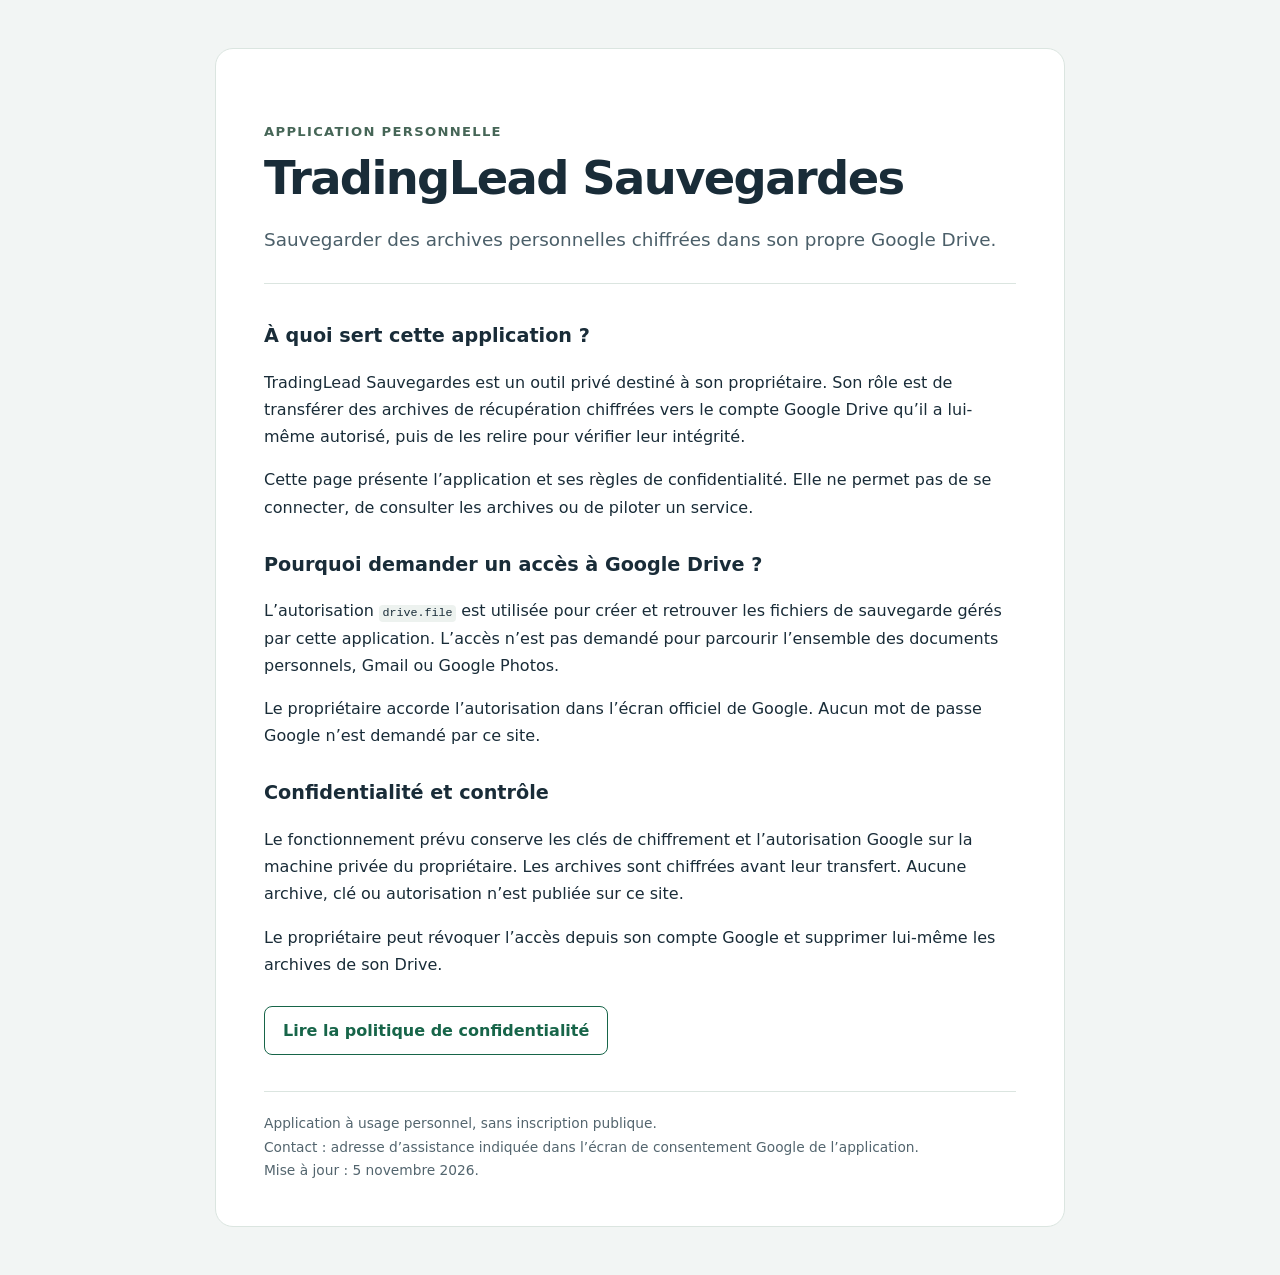
<file: index.html>
<!doctype html>
<html lang="fr">
<head>
  <meta charset="utf-8">
  <meta name="viewport" content="width=device-width, initial-scale=1">
  <meta name="description" content="TradingLead Sauvegardes : application personnelle de sauvegarde chiffrée vers Google Drive.">
  <title>TradingLead Sauvegardes — Présentation</title>
  <link rel="stylesheet" href="styles.css">
</head>
<body>
  <main>
    <header><span class="eyebrow">Application personnelle</span><h1>TradingLead Sauvegardes</h1>
      <p class="intro">Sauvegarder des archives personnelles chiffrées dans son propre Google Drive.</p></header>
    <section><h2>À quoi sert cette application ?</h2>
      <p>TradingLead Sauvegardes est un outil privé destiné à son propriétaire. Son rôle est de transférer des archives de récupération chiffrées vers le compte Google Drive qu’il a lui-même autorisé, puis de les relire pour vérifier leur intégrité.</p>
      <p>Cette page présente l’application et ses règles de confidentialité. Elle ne permet pas de se connecter, de consulter les archives ou de piloter un service.</p></section>
    <section><h2>Pourquoi demander un accès à Google Drive ?</h2>
      <p>L’autorisation <code>drive.file</code> est utilisée pour créer et retrouver les fichiers de sauvegarde gérés par cette application. L’accès n’est pas demandé pour parcourir l’ensemble des documents personnels, Gmail ou Google Photos.</p>
      <p>Le propriétaire accorde l’autorisation dans l’écran officiel de Google. Aucun mot de passe Google n’est demandé par ce site.</p></section>
    <section><h2>Confidentialité et contrôle</h2>
      <p>Le fonctionnement prévu conserve les clés de chiffrement et l’autorisation Google sur la machine privée du propriétaire. Les archives sont chiffrées avant leur transfert. Aucune archive, clé ou autorisation n’est publiée sur ce site.</p>
      <p>Le propriétaire peut révoquer l’accès depuis son compte Google et supprimer lui-même les archives de son Drive.</p>
      <a class="button" href="confidentialite.html">Lire la politique de confidentialité</a></section>
    <footer>Application à usage personnel, sans inscription publique.<br>Contact : adresse d’assistance indiquée dans l’écran de consentement Google de l’application.<br>Mise à jour : 5 novembre 2026.</footer>
  </main>
</body>
</html>
</file>
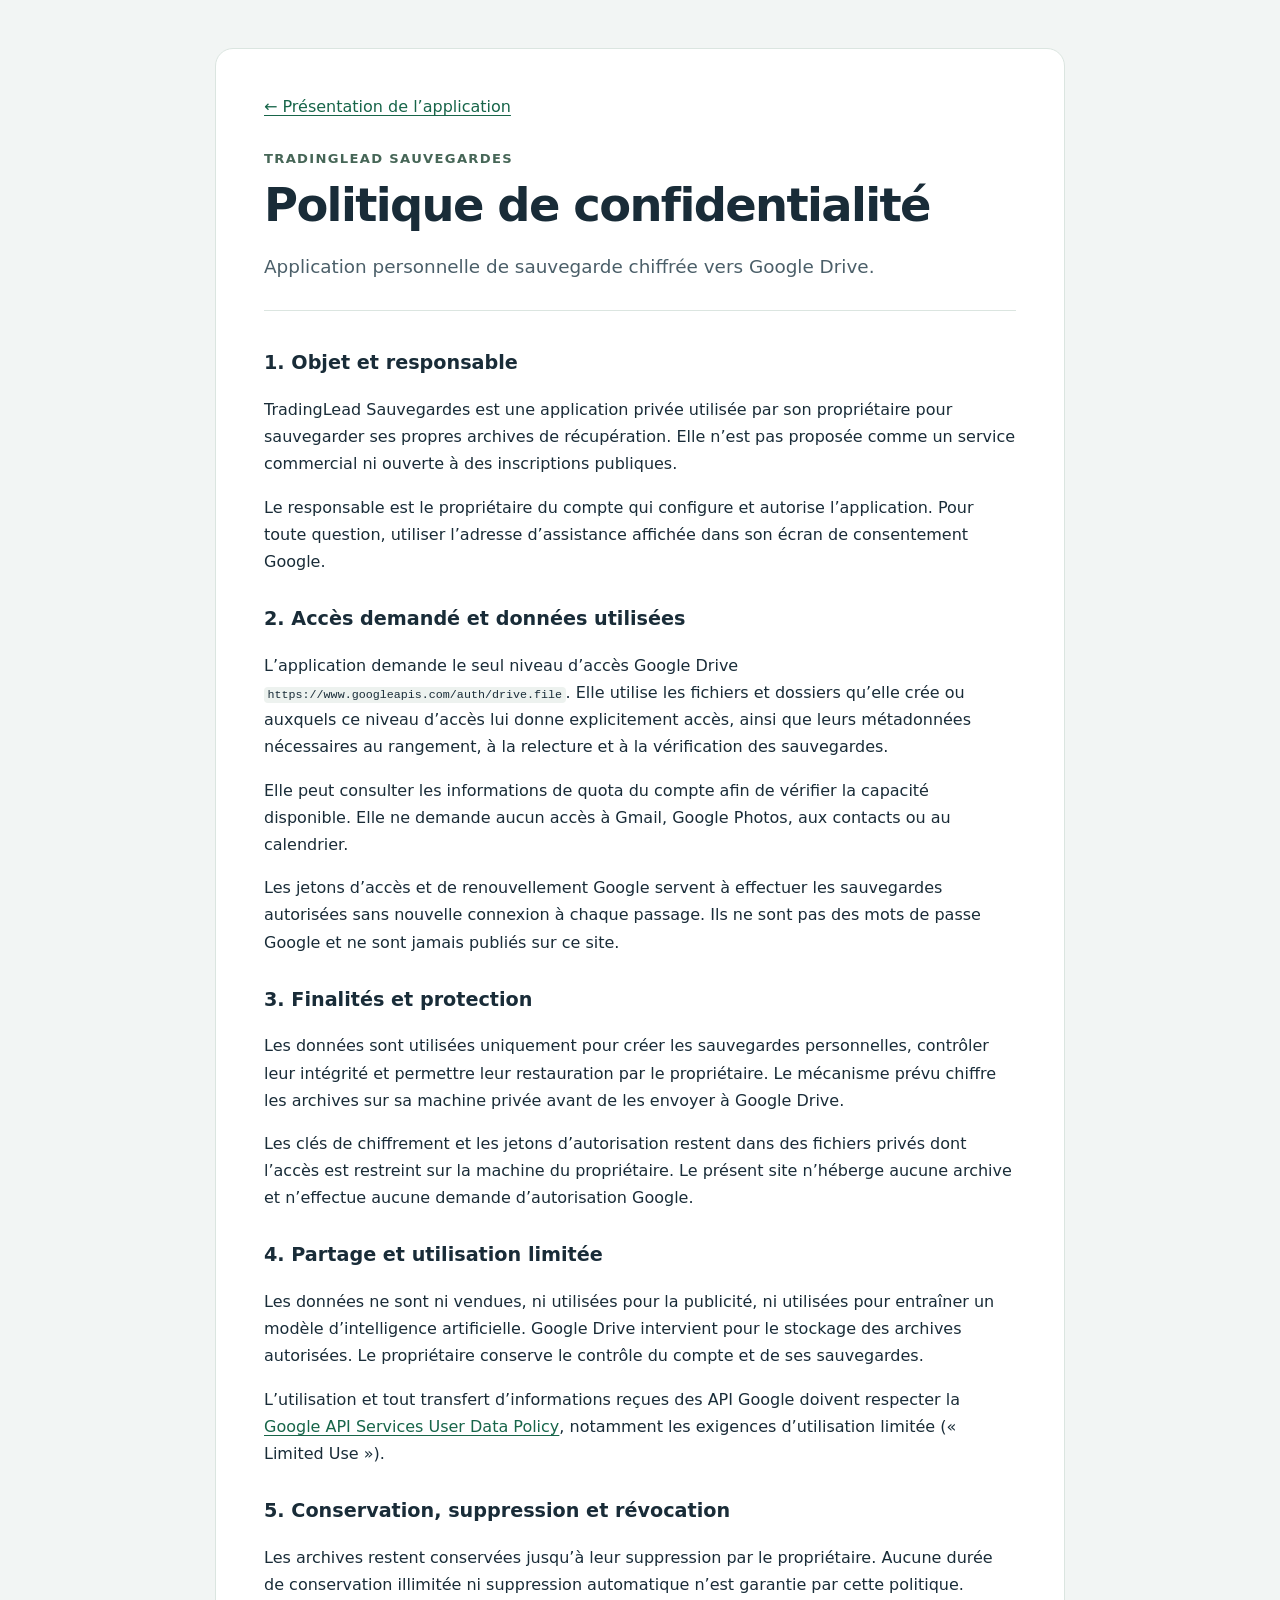
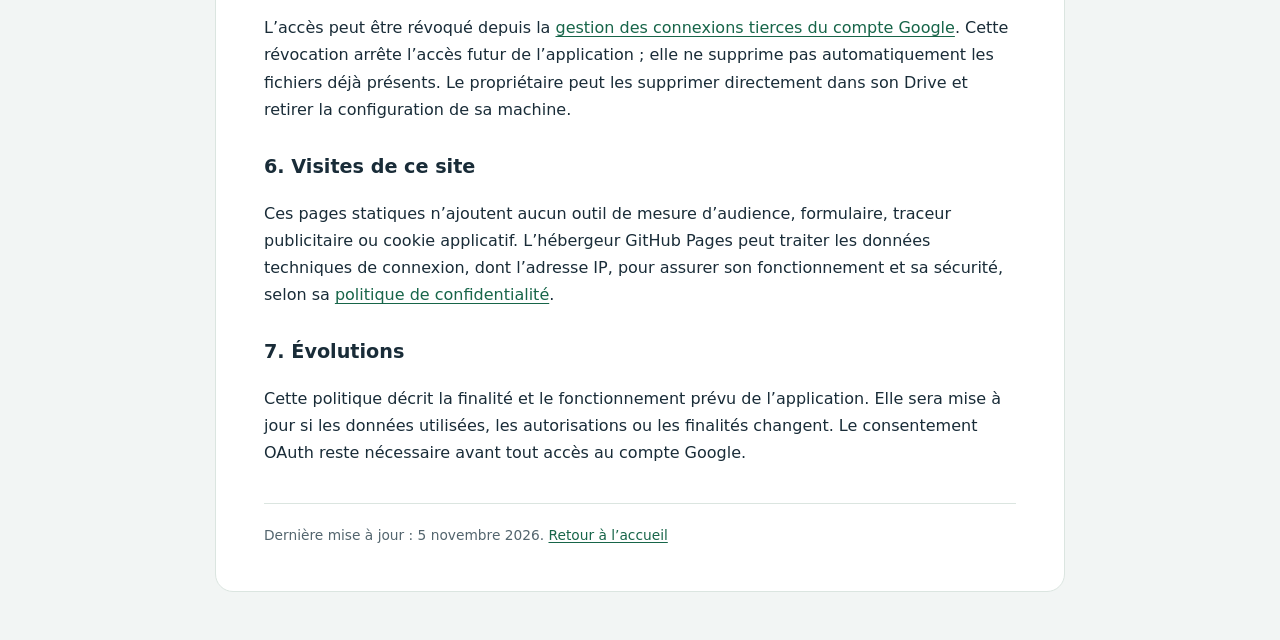
<file: confidentialite.html>
<!doctype html>
<html lang="fr">
<head>
  <meta charset="utf-8">
  <meta name="viewport" content="width=device-width, initial-scale=1">
  <meta name="description" content="Politique de confidentialité de l’application personnelle TradingLead Sauvegardes.">
  <title>TradingLead Sauvegardes — Confidentialité</title>
  <link rel="stylesheet" href="styles.css">
</head>
<body>
  <main>
    <nav><a href="index.html">← Présentation de l’application</a></nav>
    <header><span class="eyebrow">TradingLead Sauvegardes</span><h1>Politique de confidentialité</h1>
      <p class="intro">Application personnelle de sauvegarde chiffrée vers Google Drive.</p></header>
    <section><h2>1. Objet et responsable</h2>
      <p>TradingLead Sauvegardes est une application privée utilisée par son propriétaire pour sauvegarder ses propres archives de récupération. Elle n’est pas proposée comme un service commercial ni ouverte à des inscriptions publiques.</p>
      <p>Le responsable est le propriétaire du compte qui configure et autorise l’application. Pour toute question, utiliser l’adresse d’assistance affichée dans son écran de consentement Google.</p></section>
    <section><h2>2. Accès demandé et données utilisées</h2>
      <p>L’application demande le seul niveau d’accès Google Drive <code>https://www.googleapis.com/auth/drive.file</code>. Elle utilise les fichiers et dossiers qu’elle crée ou auxquels ce niveau d’accès lui donne explicitement accès, ainsi que leurs métadonnées nécessaires au rangement, à la relecture et à la vérification des sauvegardes.</p>
      <p>Elle peut consulter les informations de quota du compte afin de vérifier la capacité disponible. Elle ne demande aucun accès à Gmail, Google Photos, aux contacts ou au calendrier.</p>
      <p>Les jetons d’accès et de renouvellement Google servent à effectuer les sauvegardes autorisées sans nouvelle connexion à chaque passage. Ils ne sont pas des mots de passe Google et ne sont jamais publiés sur ce site.</p></section>
    <section><h2>3. Finalités et protection</h2>
      <p>Les données sont utilisées uniquement pour créer les sauvegardes personnelles, contrôler leur intégrité et permettre leur restauration par le propriétaire. Le mécanisme prévu chiffre les archives sur sa machine privée avant de les envoyer à Google Drive.</p>
      <p>Les clés de chiffrement et les jetons d’autorisation restent dans des fichiers privés dont l’accès est restreint sur la machine du propriétaire. Le présent site n’héberge aucune archive et n’effectue aucune demande d’autorisation Google.</p></section>
    <section><h2>4. Partage et utilisation limitée</h2>
      <p>Les données ne sont ni vendues, ni utilisées pour la publicité, ni utilisées pour entraîner un modèle d’intelligence artificielle. Google Drive intervient pour le stockage des archives autorisées. Le propriétaire conserve le contrôle du compte et de ses sauvegardes.</p>
      <p>L’utilisation et tout transfert d’informations reçues des API Google doivent respecter la <a href="https://developers.google.com/terms/api-services-user-data-policy">Google API Services User Data Policy</a>, notamment les exigences d’utilisation limitée (« Limited Use »).</p></section>
    <section><h2>5. Conservation, suppression et révocation</h2>
      <p>Les archives restent conservées jusqu’à leur suppression par le propriétaire. Aucune durée de conservation illimitée ni suppression automatique n’est garantie par cette politique.</p>
      <p>L’accès peut être révoqué depuis la <a href="https://myaccount.google.com/connections">gestion des connexions tierces du compte Google</a>. Cette révocation arrête l’accès futur de l’application ; elle ne supprime pas automatiquement les fichiers déjà présents. Le propriétaire peut les supprimer directement dans son Drive et retirer la configuration de sa machine.</p></section>
    <section><h2>6. Visites de ce site</h2>
      <p>Ces pages statiques n’ajoutent aucun outil de mesure d’audience, formulaire, traceur publicitaire ou cookie applicatif. L’hébergeur GitHub Pages peut traiter les données techniques de connexion, dont l’adresse IP, pour assurer son fonctionnement et sa sécurité, selon sa <a href="https://docs.github.com/en/site-policy/privacy-policies/github-general-privacy-statement">politique de confidentialité</a>.</p></section>
    <section><h2>7. Évolutions</h2>
      <p>Cette politique décrit la finalité et le fonctionnement prévu de l’application. Elle sera mise à jour si les données utilisées, les autorisations ou les finalités changent. Le consentement OAuth reste nécessaire avant tout accès au compte Google.</p></section>
    <footer>Dernière mise à jour : 5 novembre 2026. <a href="index.html">Retour à l’accueil</a></footer>
  </main>
</body>
</html>
</file>
<file: styles.css>
:root { color-scheme: light; font-family: system-ui, -apple-system, "Segoe UI", sans-serif; color: #192c38; background: #f2f5f4; }
* { box-sizing: border-box; }
body { margin: 0; line-height: 1.7; }
main { max-width: 850px; margin: 48px auto; padding: 44px 48px; background: #fff; border: 1px solid #dbe5e0; border-radius: 18px; }
header { margin: 24px 0 36px; padding-bottom: 28px; border-bottom: 1px solid #dbe5e0; }
.eyebrow { color: #466657; font-size: .82rem; font-weight: 700; letter-spacing: .1em; text-transform: uppercase; }
h1 { margin: 8px 0 12px; font-size: clamp(2rem, 6vw, 2.9rem); line-height: 1.15; letter-spacing: -.035em; }
.intro { font-size: 1.15rem; color: #4b5f69; margin-bottom: 0; }
h2 { font-size: 1.2rem; margin-top: 28px; margin-bottom: 10px; }
a { color: #176549; text-underline-offset: .18em; }
a:focus-visible { outline: 3px solid #dd9e20; outline-offset: 4px; }
.button { display: inline-block; margin-top: 12px; padding: 10px 18px; border: 1px solid #176549; border-radius: 8px; text-decoration: none; font-weight: 600; }
.button:hover { background: #ecf5ef; }
code { font-size: .9em; overflow-wrap: anywhere; background: #edf2ef; padding: .1em .3em; border-radius: 4px; }
footer { margin-top: 36px; padding-top: 20px; border-top: 1px solid #dbe5e0; font-size: .86rem; color: #53656e; }
@media (max-width: 650px) { main { margin: 16px; padding: 24px; border-radius: 12px; } }
</file>
